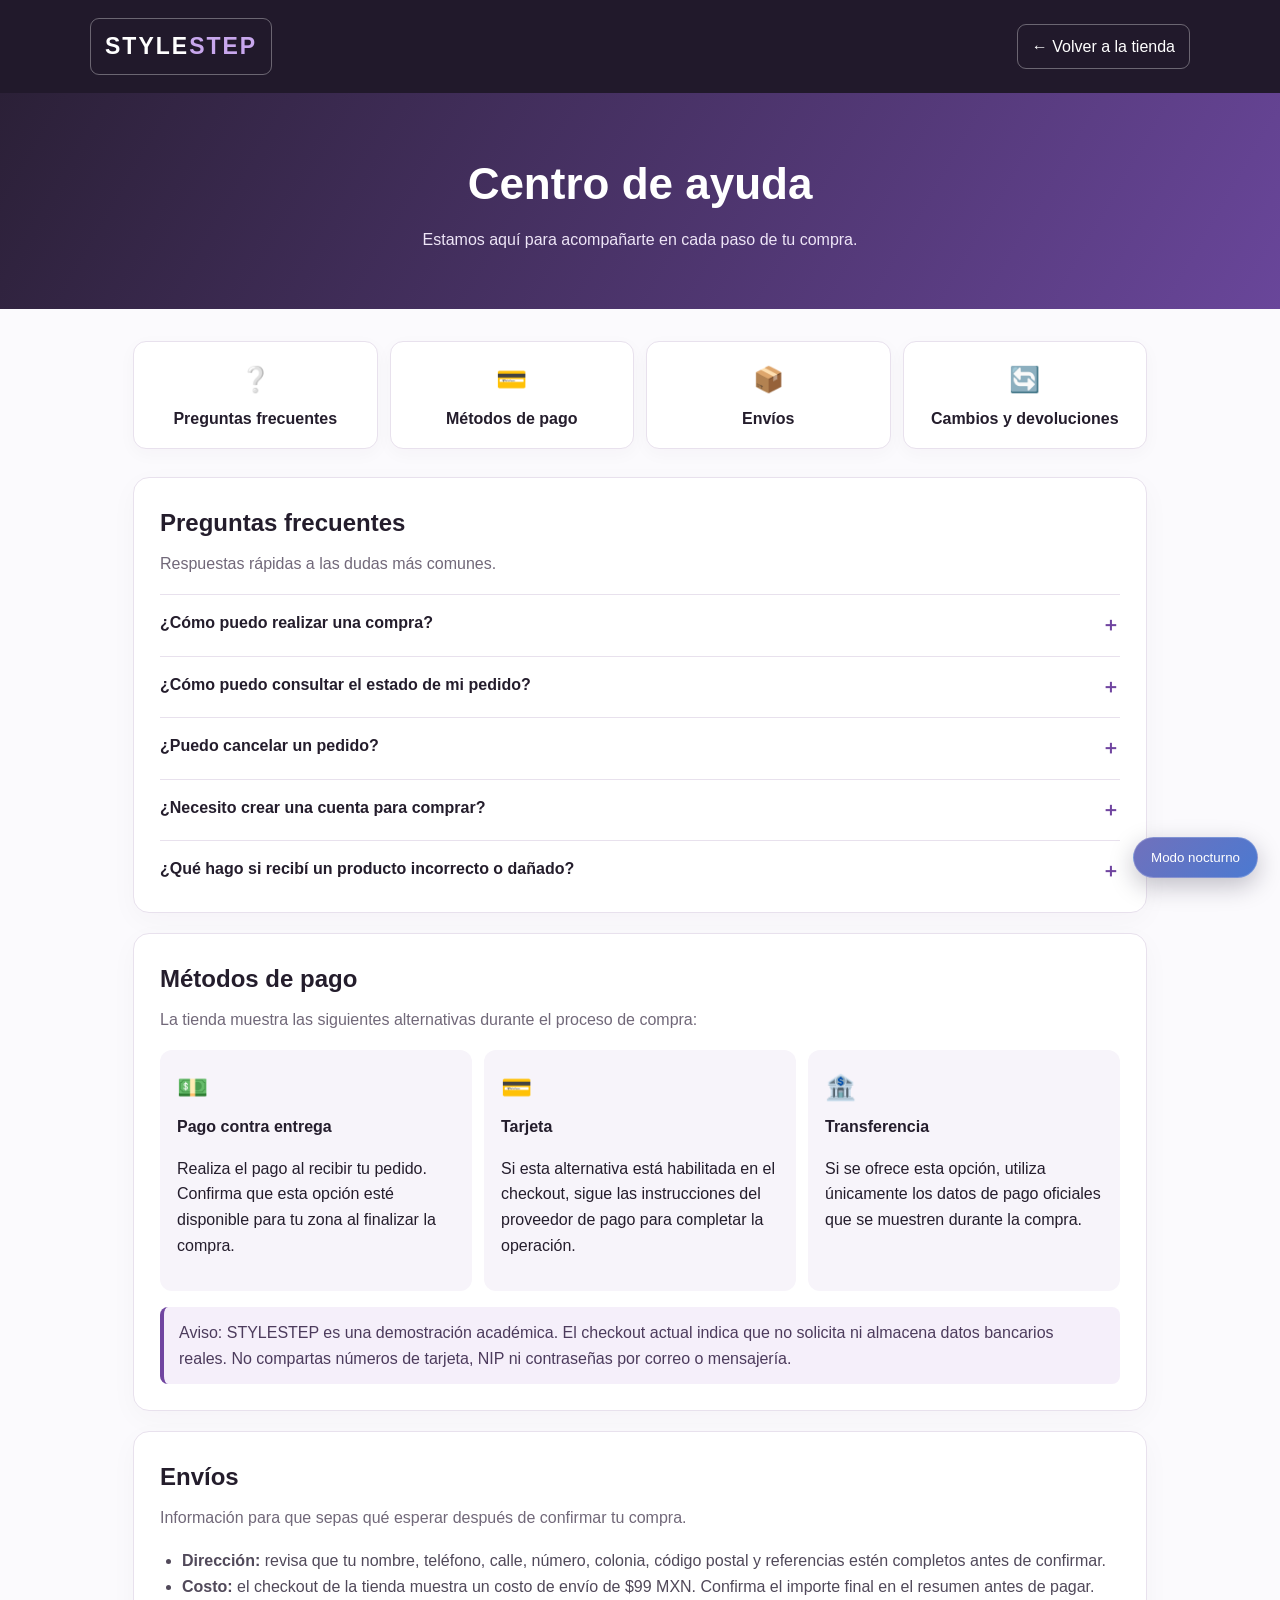
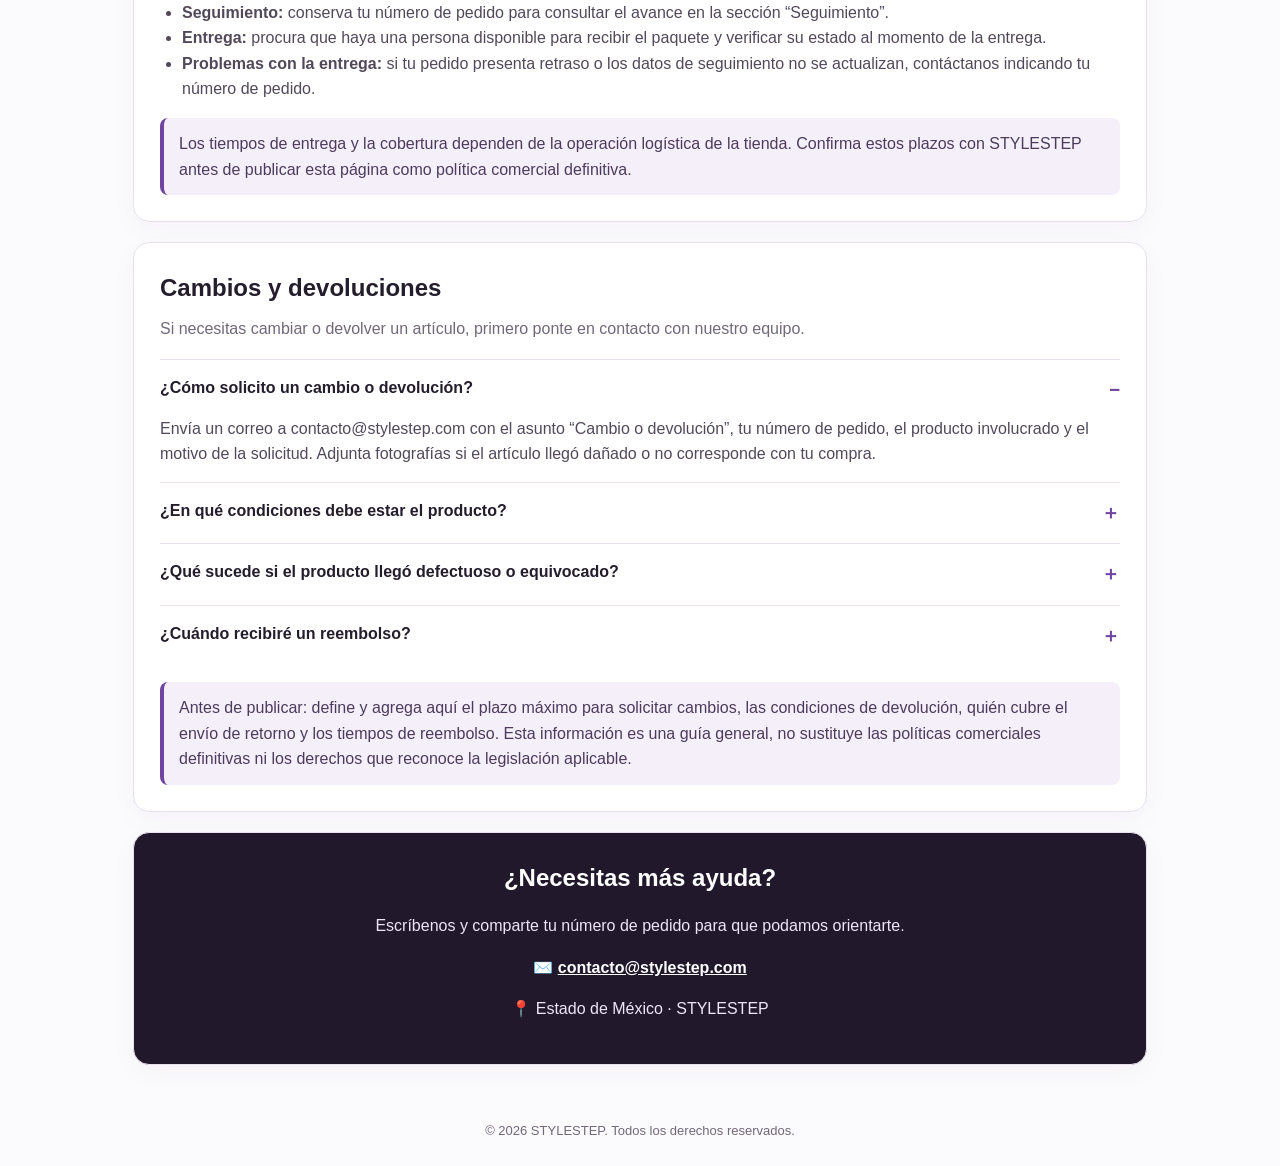
<file: ayuda.html>
<!doctype html>
<html lang="es">
<head>
<meta charset="utf-8">
<meta name="viewport" content="width=device-width, initial-scale=1">
<meta name="description" content="Centro de ayuda de STYLESTEP: preguntas frecuentes, pagos, envíos, cambios y devoluciones.">
<title>Centro de ayuda | STYLESTEP</title>
<style>
:root{--ink:#241d2c;--purple:#7045a0;--pale:#f7f4fa;--line:#e8e1ed;--muted:#716879}
*{box-sizing:border-box}html{scroll-behavior:smooth;scroll-padding-top:90px}body{margin:0;background:#fbfafd;color:var(--ink);font-family:Arial,sans-serif;line-height:1.6}
header{background:#21192b;color:white;padding:18px max(5%,calc((100% - 1100px)/2));display:flex;justify-content:space-between;align-items:center;gap:16px}
.brand{font-size:23px;font-weight:800;letter-spacing:2px}.brand span{color:#c8a7ed}header a{color:white;text-decoration:none;border:1px solid #ffffff55;border-radius:9px;padding:9px 14px}
.hero{background:linear-gradient(120deg,#2b2037,#69469a);color:white;padding:56px 20px;text-align:center}.hero h1{font-size:clamp(30px,5vw,44px);margin:0 0 8px}.hero p{margin:0;color:#eee5f7}
main{max-width:1050px;margin:32px auto;padding:0 18px}.quick{display:grid;grid-template-columns:repeat(4,1fr);gap:12px;margin-bottom:28px}
.quick a{background:white;border:1px solid var(--line);border-radius:13px;padding:17px 12px;text-decoration:none;color:var(--ink);font-weight:700;text-align:center;box-shadow:0 5px 18px #30203a08}.quick a span{display:block;font-size:25px;margin-bottom:7px}
section{background:white;border:1px solid var(--line);border-radius:16px;padding:26px;margin:20px 0;box-shadow:0 8px 28px #30203a08}
h2{margin:0 0 8px;font-size:24px}h3{font-size:17px;margin:0 0 7px}.intro{color:var(--muted);margin:0 0 18px}
details{border-top:1px solid var(--line);padding:15px 0}details:last-child{padding-bottom:0}summary{font-weight:700;cursor:pointer;list-style:none;display:flex;justify-content:space-between;gap:12px}summary::-webkit-details-marker{display:none}summary:after{content:"＋";color:var(--purple);font-size:19px}details[open] summary:after{content:"−"}details p{margin:10px 0 0;color:#51495a}
.payments{display:grid;grid-template-columns:repeat(3,1fr);gap:12px}.payment{background:var(--pale);padding:17px;border-radius:12px}.payment b{display:block;margin:7px 0}.emoji{font-size:25px}
.notice{background:#f5effa;border-left:4px solid var(--purple);padding:13px 15px;border-radius:8px;margin-top:16px;color:#4c3b5c}
ul{padding-left:22px;color:#51495a}.contact{background:#21192b;color:white;text-align:center}.contact p{color:#eee5f7}.contact a{color:white;font-weight:700}
footer{text-align:center;color:var(--muted);font-size:13px;padding:24px}
@media(max-width:720px){.quick{grid-template-columns:repeat(2,1fr)}.payments{grid-template-columns:1fr}section{padding:20px}.hero{padding:42px 18px}}
</style>
    <link rel="stylesheet" href="tema-nocturno.css">
</head>
<body>
<header><a class="brand" href="index.html">STYLE<span>STEP</span></a><a href="index.html">← Volver a la tienda</a></header>
<div class="hero"><h1>Centro de ayuda</h1><p>Estamos aquí para acompañarte en cada paso de tu compra.</p></div>
<main>
<nav class="quick" aria-label="Temas de ayuda">
<a href="#preguntas-frecuentes"><span>❔</span>Preguntas frecuentes</a>
<a href="#metodos-de-pago"><span>💳</span>Métodos de pago</a>
<a href="#envios"><span>📦</span>Envíos</a>
<a href="#cambios-devoluciones"><span>🔄</span>Cambios y devoluciones</a>
</nav>

<section id="preguntas-frecuentes">
<h2>Preguntas frecuentes</h2><p class="intro">Respuestas rápidas a las dudas más comunes.</p>
<details><summary>¿Cómo puedo realizar una compra?</summary><p>Explora el catálogo, elige tus productos y agrégalos al carrito. Después selecciona “Continuar compra”, completa tus datos de entrega y confirma el pedido. Al finalizar verás la confirmación y el número de pedido.</p></details>
<details><summary>¿Cómo puedo consultar el estado de mi pedido?</summary><p>Entra a la opción de seguimiento de la tienda e ingresa el número de pedido que aparece en la confirmación de compra. Si creaste una cuenta, también puedes consultar tus compras desde “Mi cuenta”.</p></details>
<details><summary>¿Puedo cancelar un pedido?</summary><p>La cancelación está disponible desde “Mi cuenta” mientras el pedido conserve el estado “Registrado”. Si ya está en preparación o envío, comunícate con atención al cliente para revisar las opciones disponibles.</p></details>
<details><summary>¿Necesito crear una cuenta para comprar?</summary><p>Consulta las opciones disponibles en la tienda. Crear una cuenta te permite revisar tus datos y consultar el historial de pedidos asociado a tu correo.</p></details>
<details><summary>¿Qué hago si recibí un producto incorrecto o dañado?</summary><p>Escríbenos a contacto@stylestep.com con tu número de pedido, una descripción del problema y fotografías del producto y su empaque. No envíes datos bancarios ni contraseñas.</p></details>
</section>

<section id="metodos-de-pago">
<h2>Métodos de pago</h2><p class="intro">La tienda muestra las siguientes alternativas durante el proceso de compra:</p>
<div class="payments">
<div class="payment"><span class="emoji">💵</span><b>Pago contra entrega</b><p>Realiza el pago al recibir tu pedido. Confirma que esta opción esté disponible para tu zona al finalizar la compra.</p></div>
<div class="payment"><span class="emoji">💳</span><b>Tarjeta</b><p>Si esta alternativa está habilitada en el checkout, sigue las instrucciones del proveedor de pago para completar la operación.</p></div>
<div class="payment"><span class="emoji">🏦</span><b>Transferencia</b><p>Si se ofrece esta opción, utiliza únicamente los datos de pago oficiales que se muestren durante la compra.</p></div>
</div>
<div class="notice">Aviso: STYLESTEP es una demostración académica. El checkout actual indica que no solicita ni almacena datos bancarios reales. No compartas números de tarjeta, NIP ni contraseñas por correo o mensajería.</div>
</section>

<section id="envios">
<h2>Envíos</h2><p class="intro">Información para que sepas qué esperar después de confirmar tu compra.</p>
<ul>
<li><b>Dirección:</b> revisa que tu nombre, teléfono, calle, número, colonia, código postal y referencias estén completos antes de confirmar.</li>
<li><b>Costo:</b> el checkout de la tienda muestra un costo de envío de $99 MXN. Confirma el importe final en el resumen antes de pagar.</li>
<li><b>Seguimiento:</b> conserva tu número de pedido para consultar el avance en la sección “Seguimiento”.</li>
<li><b>Entrega:</b> procura que haya una persona disponible para recibir el paquete y verificar su estado al momento de la entrega.</li>
<li><b>Problemas con la entrega:</b> si tu pedido presenta retraso o los datos de seguimiento no se actualizan, contáctanos indicando tu número de pedido.</li>
</ul>
<div class="notice">Los tiempos de entrega y la cobertura dependen de la operación logística de la tienda. Confirma estos plazos con STYLESTEP antes de publicar esta página como política comercial definitiva.</div>
</section>

<section id="cambios-devoluciones">
<h2>Cambios y devoluciones</h2><p class="intro">Si necesitas cambiar o devolver un artículo, primero ponte en contacto con nuestro equipo.</p>
<details open><summary>¿Cómo solicito un cambio o devolución?</summary><p>Envía un correo a contacto@stylestep.com con el asunto “Cambio o devolución”, tu número de pedido, el producto involucrado y el motivo de la solicitud. Adjunta fotografías si el artículo llegó dañado o no corresponde con tu compra.</p></details>
<details><summary>¿En qué condiciones debe estar el producto?</summary><p>Como referencia, conserva el calzado sin uso, limpio, con etiquetas y en su caja o empaque original. El equipo de atención confirmará si cumple las condiciones aplicables antes de autorizar el proceso.</p></details>
<details><summary>¿Qué sucede si el producto llegó defectuoso o equivocado?</summary><p>Repórtalo lo antes posible después de recibirlo. Incluye evidencia fotográfica y el número de pedido para que podamos revisar el caso y orientarte.</p></details>
<details><summary>¿Cuándo recibiré un reembolso?</summary><p>Cuando una devolución sea aprobada, el equipo te informará el procedimiento y el plazo correspondiente según el método de pago utilizado. No se procesan reembolsos desde esta página de demostración.</p></details>
<div class="notice">Antes de publicar: define y agrega aquí el plazo máximo para solicitar cambios, las condiciones de devolución, quién cubre el envío de retorno y los tiempos de reembolso. Esta información es una guía general, no sustituye las políticas comerciales definitivas ni los derechos que reconoce la legislación aplicable.</div>
</section>

<section class="contact" id="contacto"><h2>¿Necesitas más ayuda?</h2><p>Escríbenos y comparte tu número de pedido para que podamos orientarte.</p><p>✉️ <a href="mailto:contacto@stylestep.com">contacto@stylestep.com</a></p><p>📍 Estado de México · STYLESTEP</p></section>
</main>
<footer>© 2026 STYLESTEP. Todos los derechos reservados.</footer>
    <script src="tema-nocturno.js"></script>
</body></html>
</file>
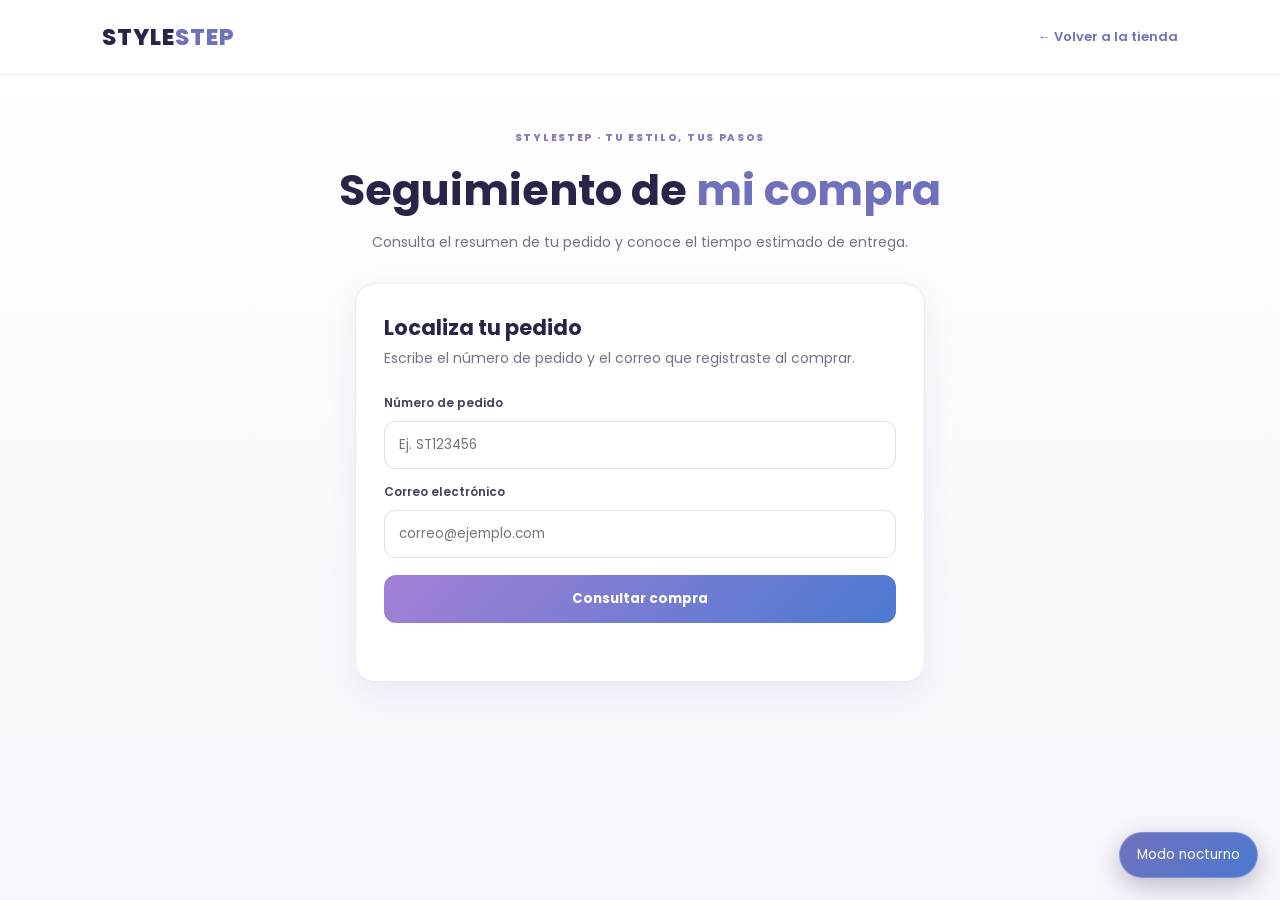
<file: seguimiento.html>
<!DOCTYPE html>
<html lang="es">
<head>
  <meta charset="UTF-8">
  <meta name="viewport" content="width=device-width, initial-scale=1.0">
  <title>Seguimiento de compra | STYLESTEP</title>
  <link rel="preconnect" href="https://fonts.googleapis.com">
  <link rel="preconnect" href="https://fonts.gstatic.com" crossorigin>
  <link href="https://fonts.googleapis.com/css2?family=Poppins:wght@400;500;600;700;800&display=swap" rel="stylesheet">
  <link rel="stylesheet" href="style.css">
  <link rel="stylesheet" href="seguimiento.css">
    <link rel="stylesheet" href="tema-nocturno.css">
</head>
<body class="tracking-body">
  <header class="tracking-header">
    <a class="tracking-logo" href="index.html">STYLE<span>STEP</span></a>
    <a class="tracking-back" href="index.html">← Volver a la tienda</a>
  </header>

  <main class="tracking-main">
    <section class="tracking-intro">
      <span class="tracking-kicker">STYLESTEP · TU ESTILO, TUS PASOS</span>
      <h1>Seguimiento de <span>mi compra</span></h1>
      <p>Consulta el resumen de tu pedido y conoce el tiempo estimado de entrega.</p>
    </section>

    <section class="tracking-search">
      <h2>Localiza tu pedido</h2>
      <p>Escribe el número de pedido y el correo que registraste al comprar.</p>
      <form id="formSeguimiento">
        <label for="numeroPedido">Número de pedido</label>
        <input id="numeroPedido" type="text" placeholder="Ej. ST123456" required>
        <label for="correoPedido">Correo electrónico</label>
        <input id="correoPedido" type="email" placeholder="correo@ejemplo.com" required>
        <button type="submit">Consultar compra</button>
      </form>
      <p class="tracking-hint" id="mensajeBusqueda" role="status"></p>
    </section>

    <section id="resultadoPedido" class="tracking-result" hidden>
      <div class="tracking-order-head">
        <div><span class="muted-label">NÚMERO DE PEDIDO</span><h2 id="pedidoNumero"></h2></div>
        <span id="estadoEtiqueta" class="status-pill">Registrado</span>
      </div>

      <div class="tracking-delivery">
        <div class="delivery-icon">📦</div>
        <div><span class="muted-label">ENTREGA ESTIMADA</span><strong id="fechaEntrega"></strong><p id="tiempoRestante"></p></div>
      </div>

      <div class="tracking-timeline">
        <div class="timeline-step active"><span>✓</span><div><strong>Pedido registrado</strong><small>Recibimos tu compra correctamente.</small></div></div>
        <div class="timeline-step"><span>2</span><div><strong>Preparando pedido</strong><small>Estamos preparando tus productos.</small></div></div>
        <div class="timeline-step"><span>3</span><div><strong>En camino</strong><small>Tu pedido salió para entrega.</small></div></div>
        <div class="timeline-step"><span>4</span><div><strong>Entregado</strong><small>¡Disfruta tu compra!</small></div></div>
      </div>

      <div class="tracking-columns">
        <div class="tracking-panel">
          <h3>Productos de tu compra</h3>
          <div id="listaProductos"></div>
        </div>
        <div class="tracking-panel">
          <h3>Resumen del pedido</h3>
          <div class="tracking-customer" id="datosCliente"></div>
          <div class="price-line"><span>Subtotal</span><strong id="resumenSubtotal"></strong></div>
          <div class="price-line"><span>Envío</span><strong id="resumenEnvio"></strong></div>
          <div class="price-line"><span>Descuento</span><strong id="resumenDescuento"></strong></div>
          <div class="price-line total-line"><span>Total pagado</span><strong id="resumenTotal"></strong></div>
        </div>
      </div>
      <p class="tracking-disclaimer">El plazo mostrado es estimado y puede variar. Para esta versión de demostración, el seguimiento se guarda en el navegador donde se realizó la compra.</p>
    </section>
  </main>
  <script src="seguimiento.js"></script>
    <script src="tema-nocturno.js"></script>
</body>
</html>
</file>
<file: tema-nocturno.css>
/* Modo nocturno compartido de STYLESTEP */
body.dark-mode {
    background: #171521 !important;
    color: #e9e5f0 !important;
    color-scheme: dark;
}
body.dark-mode :is(header, main, section, article, aside, nav, footer, .card,
    .product-card, .cart-sidebar, .checkout-container, .checkout-resumen,
    .tracking-search, .tracking-result, .quick a, .pedido-cuenta,
    .compra-exitosa, .admin-card, .panel, .form-card, .table-wrap) {
    background-color: #242132 !important;
    color: #e9e5f0 !important;
    border-color: #40394f !important;
}
body.dark-mode :is(h1,h2,h3,h4,h5,h6,strong,label, p, li, small, td, th, dt, dd) {
    color: inherit;
}
body.dark-mode :is(a:not(.cart-btn), .menu a, .tracking-back) {
    color: #d6c2f4;
}
body.dark-mode :is(input, select, textarea) {
    background: #302b40 !important;
    color: #f4f0fa !important;
    border-color: #554b68 !important;
}
body.dark-mode input::placeholder,
body.dark-mode textarea::placeholder { color: #b6adc3; }
body.dark-mode :is(.cart-product, .checkout-producto, .numero-pedido,
    .checkout-resumen, .tracking-order, .tracking-item, .pedido-cuenta,
    .empty-cart, .cart-product-image) {
    background-color: #302b40 !important;
    color: #e9e5f0 !important;
}
body.dark-mode :is(.header, .tracking-header) {
    background: rgba(31, 27, 43, .96) !important;
    border-color: #40394f !important;
}
body.dark-mode .hero { filter: brightness(.78); }
body.dark-mode footer { background-color: #171521 !important; color: #d4cddd !important; }
body.dark-mode :is(table, tr, td, th) { border-color: #494158 !important; }
body.dark-mode .tracking-body { background: #171521 !important; }
#themeToggle {
    position: fixed;
    right: 22px;
    bottom: 22px;
    z-index: 20000;
    display: inline-flex;
    align-items: center;
    gap: 9px;
    padding: 12px 17px;
    border: 1px solid rgba(255,255,255,.22);
    border-radius: 999px;
    background: linear-gradient(135deg, #7071bc, #4b79d1);
    color: #fff;
    font: 600 13px/1.2 inherit;
    font-family: inherit;
    box-shadow: 0 8px 24px rgba(20, 15, 40, .25);
    cursor: pointer;
    transition: transform .2s ease, box-shadow .2s ease;
}
#themeToggle:hover { transform: translateY(-2px); box-shadow: 0 11px 28px rgba(20,15,40,.32); }
#themeToggle:focus-visible { outline: 3px solid #e2a3d8; outline-offset: 3px; }
@media (max-width: 550px) {
    #themeToggle { right: 14px; bottom: 14px; padding: 11px 14px; }
}
</file>
<file: style.css>
/* =====================================================
   STYLESTEP
   PALETA PRINCIPAL
===================================================== */

:root {

    --color-1: #E2A3D8;
    --color-2: #C086CE;
    --color-3: #A480D5;
    --color-4: #7071BC;
    --color-5: #4B79D1;

    --dark: #292548;
    --text: #45415d;
    --white: #ffffff;
    --light: #f8f5fc;

    --shadow: 0 15px 40px rgba(75, 65, 150, .15);

    --radius: 20px;

}


/* =====================================================
   GENERAL
===================================================== */

* {
    margin: 0;
    padding: 0;
    box-sizing: border-box;
}

html {
    scroll-behavior: smooth;
}

body {

    font-family: 'Poppins', sans-serif;

    background:
        linear-gradient(
            180deg,
            #ffffff 0%,
            #faf7fd 100%
        );

    color: var(--text);

}

button,
input,
select {
    font-family: inherit;
}

button {
    cursor: pointer;
}

a {
    text-decoration: none;
    color: inherit;
}


/* =====================================================
   HEADER
===================================================== */

.header {

    position: sticky;
    top: 0;
    z-index: 1000;

    width: 100%;

    display: flex;
    align-items: center;
    justify-content: space-between;

    padding: 16px 6%;

    background: rgba(255,255,255,.94);

    backdrop-filter: blur(15px);

    border-bottom: 1px solid rgba(192,134,206,.15);

}

.logo {

    display: flex;
    align-items: center;
    gap: 10px;

}

.logo-icon {

    width: 48px;
    height: 48px;

    display: flex;
    align-items: center;
    justify-content: center;

    background:
        linear-gradient(
            135deg,
            var(--color-1),
            var(--color-4)
        );

    border-radius: 15px;

    font-size: 25px;

    box-shadow:
        0 8px 20px rgba(112,113,188,.25);

}

.logo h1 {

    font-size: 20px;

    color: var(--dark);

    font-weight: 800;

    letter-spacing: 1px;

}

.logo h1 span {
    color: var(--color-4);
}

.logo small {

    display: block;

    font-size: 8px;

    color: var(--color-4);

    letter-spacing: 2px;

}

.menu {

    display: flex;
    gap: 30px;

}

.menu a {

    font-size: 13px;

    font-weight: 500;

    color: var(--text);

    position: relative;

    transition: .3s;

}

.menu a::after {

    content: "";

    position: absolute;

    bottom: -7px;
    left: 0;

    width: 0;
    height: 2px;

    background:
        linear-gradient(
            90deg,
            var(--color-2),
            var(--color-5)
        );

    transition: .3s;

}

.menu a:hover {

    color: var(--color-4);

}

.menu a:hover::after {

    width: 100%;

}


.header-actions {

    display: flex;
    align-items: center;
    gap: 8px;

}

.icon-btn {

    position: relative;

    border: none;

    background: #f6f2fa;

    width: 42px;
    height: 42px;

    border-radius: 13px;

    font-size: 17px;

    transition: .3s;

}

.icon-btn:hover {

    background: var(--color-1);

    transform: translateY(-2px);

}

.icon-btn span {

    position: absolute;

    top: -5px;
    right: -5px;

    background: var(--color-5);

    color: white;

    font-size: 9px;

    width: 17px;
    height: 17px;

    display: flex;
    align-items: center;
    justify-content: center;

    border-radius: 50%;

}

.cart-btn {

    border: none;

    padding: 12px 18px;

    border-radius: 14px;

    background:
        linear-gradient(
            135deg,
            var(--color-4),
            var(--color-5)
        );

    color: white;

    display: flex;
    align-items: center;
    gap: 8px;

    font-weight: 600;

    box-shadow:
        0 8px 20px rgba(75,121,209,.25);

    transition: .3s;

}

.cart-btn:hover {

    transform: translateY(-3px);

    box-shadow:
        0 12px 25px rgba(75,121,209,.35);

}

.cart-btn b {

    background: white;

    color: var(--color-5);

    width: 20px;
    height: 20px;

    display: flex;
    align-items: center;
    justify-content: center;

    border-radius: 50%;

    font-size: 10px;

}


/* =====================================================
   HERO
===================================================== */

.hero {

    min-height: 680px;

    display: flex;

    align-items: center;

    justify-content: space-between;

    padding: 70px 8%;

    position: relative;

    overflow: hidden;

    background:

        radial-gradient(
            circle at 80% 20%,
            rgba(226,163,216,.35),
            transparent 35%
        ),

        radial-gradient(
            circle at 20% 90%,
            rgba(75,121,209,.15),
            transparent 35%
        );

}

.hero-content {

    max-width: 620px;

    position: relative;

    z-index: 2;

}

.hero-tag {

    display: inline-block;

    padding: 8px 16px;

    background: rgba(226,163,216,.25);

    color: var(--color-4);

    border-radius: 30px;

    font-size: 11px;

    font-weight: 700;

    letter-spacing: 1px;

    margin-bottom: 20px;

}

.hero h2 {

    font-size: clamp(42px, 5vw, 72px);

    line-height: 1.05;

    color: var(--dark);

    margin-bottom: 25px;

}

.hero h2 span {

    display: block;

    background:

        linear-gradient(
            90deg,
            var(--color-2),
            var(--color-4),
            var(--color-5)
        );

    -webkit-background-clip: text;

    background-clip: text;

    color: transparent;

}

.hero p {

    max-width: 550px;

    line-height: 1.8;

    font-size: 15px;

    color: #716d82;

    margin-bottom: 30px;

}

.hero-buttons {

    display: flex;
    gap: 12px;

}

.btn-primary {

    display: inline-flex;

    align-items: center;
    justify-content: center;

    padding: 14px 24px;

    border: none;

    border-radius: 14px;

    color: white;

    font-weight: 600;

    background:

        linear-gradient(
            135deg,
            var(--color-3),
            var(--color-5)
        );

    box-shadow:
        0 10px 25px rgba(112,113,188,.3);

    transition: .3s;

}

.btn-primary:hover {

    transform: translateY(-3px);

}

.btn-secondary {

    display: inline-flex;

    align-items: center;

    padding: 14px 24px;

    border-radius: 14px;

    color: var(--color-4);

    background: white;

    border: 1px solid var(--color-1);

    font-weight: 600;

    transition: .3s;

}

.btn-secondary:hover {

    background: var(--color-1);

    color: var(--dark);

}

.hero-info {

    display: flex;

    gap: 35px;

    margin-top: 45px;

}

.hero-info div {

    display: flex;

    flex-direction: column;

}

.hero-info strong {

    font-size: 24px;

    color: var(--color-4);

}

.hero-info span {

    font-size: 11px;

    color: #858096;

}


/* HERO IMAGE */

.hero-image {

    width: 470px;
    height: 470px;

    position: relative;

    display: flex;

    align-items: center;
    justify-content: center;

}

.circle {

    position: absolute;

    border-radius: 50%;

}

.circle-one {

    width: 420px;
    height: 420px;

    background:

        linear-gradient(
            135deg,
            rgba(226,163,216,.7),
            rgba(75,121,209,.65)
        );

}

.circle-two {

    width: 330px;
    height: 330px;

    background: rgba(255,255,255,.35);

    backdrop-filter: blur(5px);

}

.shoe-card {

    position: relative;

    z-index: 5;

    width: 310px;

    background: rgba(255,255,255,.9);

    padding: 25px;

    border-radius: 30px;

    box-shadow:
        0 30px 70px rgba(60,50,130,.25);

    transform: rotate(-5deg);

}

.shoe-placeholder {

    height: 230px;

    display: flex;

    align-items: center;
    justify-content: center;

    font-size: 150px;

    background:
        linear-gradient(
            135deg,
            #f5e5f5,
            #e4e4fa
        );

    border-radius: 22px;

}

.floating-tag {

    position: absolute;

    top: 20px;
    right: -15px;

    background:
        linear-gradient(
            135deg,
            var(--color-2),
            var(--color-4)
        );

    color: white;

    padding: 8px 15px;

    border-radius: 20px;

    font-size: 10px;

    font-weight: 700;

    z-index: 10;

}

.shoe-info {

    padding-top: 18px;

}

.shoe-info small {

    color: var(--color-4);

    font-size: 9px;

    letter-spacing: 2px;

}

.shoe-info h3 {

    color: var(--dark);

    margin: 5px 0;

}

.shoe-info p {

    margin: 0;

}

.shoe-info strong {

    color: var(--color-5);

}


/* =====================================================
   SECCIONES
===================================================== */

.categories,
.catalog-section,
.about-section {

    padding: 90px 8%;

}

.section-title {

    text-align: center;

    margin-bottom: 40px;

}

.section-title > span,
.section-heading span,
.about-content > span,
.newsletter span {

    color: var(--color-4);

    font-size: 10px;

    font-weight: 800;

    letter-spacing: 2px;

}

.section-title h2,
.section-heading h2,
.about-content h2 {

    font-size: 38px;

    color: var(--dark);

    margin-top: 8px;

}

.section-title strong,
.section-heading strong,
.about-content strong {

    color: var(--color-4);

}


/* =====================================================
   CATEGORIAS
===================================================== */

.category-grid {

    display: grid;

    grid-template-columns:
        repeat(3, 1fr);

    gap: 25px;

}

.category-card {

    border: none;

    text-align: left;

    padding: 30px;

    border-radius: 25px;

    position: relative;

    overflow: hidden;

    transition: .35s;

    color: var(--dark);

}

.category-card:hover {

    transform: translateY(-8px);

    box-shadow: var(--shadow);

}

.category-pink {

    background:
        linear-gradient(
            135deg,
            #f9dff5,
            #e9b9e1
        );

}

.category-purple {

    background:
        linear-gradient(
            135deg,
            #eadff7,
            #c6b1e8
        );

}

.category-blue {

    background:
        linear-gradient(
            135deg,
            #dfe8fa,
            #a9c4ef
        );

}

.category-icon {

    font-size: 55px;

    margin-bottom: 20px;

}

.category-card h3 {

    font-size: 24px;

    margin-bottom: 5px;

}

.category-card p {

    font-size: 13px;

    color: #655f78;

}

.category-card span {

    display: block;

    margin-top: 25px;

    font-size: 12px;

    font-weight: 700;

}


/* =====================================================
   CATALOGO
===================================================== */

.catalog-section {

    background: #fbf9fd;

}

.section-heading {

    display: flex;

    align-items: end;

    justify-content: space-between;

    gap: 30px;

    margin-bottom: 40px;

}

.catalog-tools {

    display: flex;

    gap: 10px;

}

.search-box {

    display: flex;

    align-items: center;

    gap: 8px;

    background: white;

    border: 1px solid #ebe3f2;

    border-radius: 13px;

    padding: 0 12px;

}

.search-box input {

    border: none;

    outline: none;

    padding: 12px 5px;

    width: 190px;

}

.catalog-tools select {

    border: 1px solid #ebe3f2;

    background: white;

    border-radius: 13px;

    padding: 0 15px;

    color: var(--text);

    outline: none;

}

.products-grid {

    display: grid;

    grid-template-columns:
        repeat(4, 1fr);

    gap: 22px;

}

.product-card {

    background: white;

    border-radius: 20px;

    overflow: hidden;

    position: relative;

    border: 1px solid #eee8f4;

    transition: .35s;

}

.product-card:hover {

    transform: translateY(-7px);

    box-shadow: var(--shadow);

}

.product-image {

    height: 220px;

    display: flex;

    align-items: center;
    justify-content: center;

    background:
        linear-gradient(
            135deg,
            #f5e5f4,
            #e8e8fa
        );

    font-size: 90px;

    position: relative;

}

.product-favorite {

    position: absolute;

    top: 12px;
    right: 12px;

    width: 34px;
    height: 34px;

    border: none;

    background: white;

    border-radius: 50%;

    font-size: 18px;

    box-shadow: 0 4px 15px rgba(0,0,0,.08);

}

.product-favorite.active {

    color: #c35dba;

}

.product-category {

    position: absolute;

    top: 12px;
    left: 12px;

    background: rgba(255,255,255,.9);

    padding: 5px 9px;

    border-radius: 10px;

    font-size: 9px;

    font-weight: 700;

    color: var(--color-4);

}

.product-content {

    padding: 18px;

}

.product-content h3 {

    color: var(--dark);

    font-size: 15px;

    margin-bottom: 5px;

}

.product-description {

    color: #8b8699;

    font-size: 10px;

    margin-bottom: 10px;

}

.product-meta {

    display: flex;

    justify-content: space-between;

    align-items: center;

    margin-bottom: 14px;

}

.product-price {

    color: var(--color-4);

    font-size: 20px;

    font-weight: 800;

}

.stock {

    font-size: 9px;

    color: #777;

}

.add-cart {

    width: 100%;

    padding: 11px;

    border: none;

    border-radius: 11px;

    background:

        linear-gradient(
            135deg,
            var(--color-3),
            var(--color-5)
        );

    color: white;

    font-size: 11px;

    font-weight: 700;

    transition: .3s;

}

.add-cart:hover {

    transform: translateY(-2px);

}


/* =====================================================
   PROMOCION
===================================================== */

.promo-section {

    margin: 70px 8%;

    min-height: 330px;

    border-radius: 30px;

    padding: 50px 70px;

    display: flex;

    align-items: center;

    justify-content: space-between;

    overflow: hidden;

    position: relative;

    color: white;

    background:

        linear-gradient(
            120deg,
            var(--color-2),
            var(--color-4),
            var(--color-5)
        );

    box-shadow:
        0 25px 60px rgba(75,121,209,.25);

}

.promo-content {

    position: relative;

    z-index: 2;

}

.promo-content > span {

    font-size: 10px;

    font-weight: 800;

    letter-spacing: 2px;

}

.promo-content h2 {

    font-size: 40px;

    max-width: 500px;

    line-height: 1.15;

    margin: 12px 0;

}

.promo-content h2 strong {

    display: block;

}

.promo-content p {

    font-size: 13px;

    margin-bottom: 18px;

}

.promo-code {

    display: inline-block;

    background: rgba(255,255,255,.2);

    border: 1px dashed rgba(255,255,255,.7);

    padding: 10px 20px;

    border-radius: 10px;

    letter-spacing: 3px;

    font-weight: 800;

    margin-bottom: 15px;

}

.btn-white {

    display: block;

    border: none;

    background: white;

    color: var(--color-4);

    padding: 11px 18px;

    border-radius: 10px;

    font-weight: 700;

}

.promo-shape {

    font-size: 200px;

    transform: rotate(-15deg);

    opacity: .9;

    position: relative;

    z-index: 2;

}


/* =====================================================
   NOSOTROS
===================================================== */

.about-section {

    display: grid;

    grid-template-columns:
        1fr 1fr;

    align-items: center;

    gap: 70px;

}

.about-image {

    height: 450px;

    display: flex;

    align-items: center;

    justify-content: center;

    background:
        linear-gradient(
            135deg,
            #f3d9ef,
            #d8d9f4
        );

    border-radius: 35px;

}

.about-circle {

    width: 270px;
    height: 270px;

    border-radius: 50%;

    display: flex;
    align-items: center;
    justify-content: center;

    font-size: 130px;

    background: white;

    box-shadow: var(--shadow);

}

.about-content h2 {

    font-size: 40px;

    line-height: 1.2;

    margin: 15px 0;

}

.about-content > p {

    font-size: 13px;

    line-height: 1.8;

    color: #777286;

    margin-bottom: 15px;

}

.about-features {

    margin-top: 25px;

}

.about-features div {

    display: flex;

    gap: 12px;

    margin-bottom: 15px;

}

.about-features > div > span {

    width: 25px;
    height: 25px;

    display: flex;
    align-items: center;
    justify-content: center;

    border-radius: 50%;

    color: white;

    background:
        linear-gradient(
            135deg,
            var(--color-3),
            var(--color-5)
        );

    font-size: 11px;

}

.about-features p {

    font-size: 11px;

}

.about-features strong {

    display: block;

    color: var(--dark);

}


/* =====================================================
   NEWSLETTER
===================================================== */

.newsletter {

    margin: 30px 8% 80px;

    padding: 45px;

    border-radius: 25px;

    display: flex;

    align-items: center;

    justify-content: space-between;

    gap: 30px;

    background:

        linear-gradient(
            135deg,
            #f7e5f4,
            #e9eafa
        );

}

.newsletter h2 {

    color: var(--dark);

    margin: 5px 0;

}

.newsletter p {

    font-size: 12px;

    color: #777286;

}

.newsletter form {

    display: flex;

    background: white;

    border-radius: 13px;

    padding: 5px;

    min-width: 390px;

}

.newsletter input {

    flex: 1;

    border: none;

    outline: none;

    padding: 10px;

}

.newsletter button {

    border: none;

    color: white;

    background:

        linear-gradient(
            135deg,
            var(--color-3),
            var(--color-5)
        );

    border-radius: 10px;

    padding: 10px 18px;

    font-weight: 600;

}


/* =====================================================
   FOOTER
===================================================== */

footer {

    background: var(--dark);

    color: white;

}

.footer-main {

    padding: 60px 8%;

    display: grid;

    grid-template-columns:
        2fr 1fr 1fr 1.3fr;

    gap: 50px;

}

.footer-brand > p {

    color: #bcb8cf;

    font-size: 11px;

    line-height: 1.8;

    max-width: 280px;

    margin: 20px 0;

}

.footer-logo h1 {

    color: white;

}

.footer-column {

    display: flex;

    flex-direction: column;

    gap: 10px;

}

.footer-column h3 {

    font-size: 14px;

    margin-bottom: 8px;

}

.footer-column a,
.footer-column p {

    color: #aaa6bd;

    font-size: 11px;

}

.footer-column a:hover {

    color: var(--color-1);

}

.socials {

    display: flex;

    gap: 8px;

}

.socials a {

    width: 32px;
    height: 32px;

    display: flex;

    align-items: center;
    justify-content: center;

    border-radius: 10px;

    background: rgba(255,255,255,.1);

    transition: .3s;

}

.socials a:hover {

    background: var(--color-4);

}

.footer-bottom {

    border-top: 1px solid rgba(255,255,255,.1);

    padding: 18px 8%;

    display: flex;

    justify-content: space-between;

    color: #858196;

    font-size: 9px;

}


/* =====================================================
   CARRITO
===================================================== */

.overlay {

    position: fixed;

    inset: 0;

    background: rgba(25,20,50,.45);

    backdrop-filter: blur(4px);

    z-index: 1500;

    opacity: 0;

    visibility: hidden;

    transition: .3s;

}

.overlay.active {

    opacity: 1;

    visibility: visible;

}

.cart-sidebar {

    position: fixed;

    top: 0;
    right: 0;

    width: 420px;
    height: 100vh;

    background: white;

    z-index: 1600;

    transform: translateX(100%);

    transition: .4s;

    display: flex;

    flex-direction: column;

}

.cart-sidebar.active {

    transform: translateX(0);

}

.cart-header {

    padding: 25px;

    display: flex;

    justify-content: space-between;

    border-bottom: 1px solid #eee;

}

.cart-header > div {

    display: flex;

    align-items: center;

    gap: 10px;

}

.cart-header h2 {

    color: var(--dark);

}

.cart-header button {

    border: none;

    background: #f4f0f7;

    width: 35px;
    height: 35px;

    border-radius: 10px;

    font-size: 20px;

}

.cart-items {

    flex: 1;

    overflow-y: auto;

    padding: 20px;

}

.empty-cart {

    text-align: center;

    margin-top: 100px;

    color: #777;

}

.empty-cart span {

    font-size: 50px;

}

.empty-cart h3 {

    color: var(--dark);

    margin: 15px 0 5px;

}

.empty-cart p {

    font-size: 12px;

}

.cart-product {

    display: flex;

    gap: 12px;

    padding: 12px;

    margin-bottom: 10px;

    background: #faf8fc;

    border-radius: 15px;

}

.cart-product-image {

    width: 70px;
    height: 70px;

    display: flex;

    align-items: center;
    justify-content: center;

    background: #eee7f5;

    border-radius: 12px;

    font-size: 35px;

}

.cart-product-info {

    flex: 1;

}

.cart-product-info h4 {

    color: var(--dark);

    font-size: 12px;

}

.cart-product-info p {

    color: var(--color-4);

    font-weight: 700;

    font-size: 13px;

    margin: 4px 0;

}

.remove-product {

    border: none;

    background: none;

    color: #aaa;

}

.cart-footer {

    padding: 25px;

    border-top: 1px solid #eee;

}

.cart-total {

    display: flex;

    justify-content: space-between;

    margin-bottom: 15px;

}

.cart-total strong {

    color: var(--color-4);

    font-size: 22px;

}

.checkout-btn {

    width: 100%;

    border: none;

    padding: 15px;

    border-radius: 12px;

    background:

        linear-gradient(
            135deg,
            var(--color-3),
            var(--color-5)
        );

    color: white;

    font-weight: 700;

}


/* =====================================================
   MODAL
===================================================== */

.modal {

    position: fixed;

    inset: 0;

    z-index: 2000;

    background: rgba(25,20,50,.5);

    display: none;

    align-items: center;
    justify-content: center;

}

.modal.active {

    display: flex;

}

.modal-content {

    width: 400px;

    background: white;

    padding: 40px;

    border-radius: 25px;

    position: relative;

    text-align: center;

    box-shadow: var(--shadow);

}

.modal-close {

    position: absolute;

    right: 15px;
    top: 15px;

    border: none;

    background: #f5f2f7;

    width: 32px;
    height: 32px;

    border-radius: 9px;

}

.modal-icon {

    width: 60px;
    height: 60px;

    margin: auto;

    display: flex;

    align-items: center;
    justify-content: center;

    background:
        linear-gradient(
            135deg,
            var(--color-1),
            var(--color-4)
        );

    border-radius: 18px;

    font-size: 28px;

}

.modal-content h2 {

    color: var(--dark);

    margin: 15px 0 5px;

}

.modal-content p {

    color: #888;

    font-size: 11px;

    margin-bottom: 20px;

}

.modal-content input {

    width: 100%;

    border: 1px solid #e6e0eb;

    padding: 12px;

    border-radius: 10px;

    margin-bottom: 10px;

    outline: none;

}

.modal-content input:focus {

    border-color: var(--color-3);

}

.full {

    width: 100%;

    margin-top: 5px;

}

.modal-content small {

    display: block;

    margin-top: 15px;

    color: #888;

    font-size: 10px;

}


/* =====================================================
   RESPONSIVE
===================================================== */

@media(max-width: 1100px) {

    .menu {
        display: none;
    }

    .products-grid {
        grid-template-columns:
            repeat(3, 1fr);
    }

    .hero-image {
        width: 380px;
        height: 380px;
    }

    .circle-one {
        width: 350px;
        height: 350px;
    }

}

@media(max-width: 850px) {

    .hero {

        flex-direction: column;

        text-align: center;

        padding-top: 50px;

    }

    .hero-content {

        max-width: 700px;

    }

    .hero-buttons,
    .hero-info {

        justify-content: center;

    }

    .hero-image {

        margin-top: 50px;

    }

    .category-grid {

        grid-template-columns: 1fr;

    }

    .products-grid {

        grid-template-columns:
            repeat(2, 1fr);

    }

    .section-heading {

        flex-direction: column;

        align-items: flex-start;

    }

    .about-section {

        grid-template-columns: 1fr;

    }

    .newsletter {

        flex-direction: column;

        align-items: flex-start;

    }

    .footer-main {

        grid-template-columns:
            repeat(2,1fr);

    }

}

@media(max-width: 600px) {

    .header {

        padding: 12px 4%;

    }

    .header-actions .icon-btn {

        display: none;

    }

    .cart-btn span {

        display: none;

    }

    .hero {

        padding:
            50px 5%;

    }

    .hero h2 {

        font-size: 42px;

    }

    .hero-info {

        gap: 20px;

    }

    .hero-image {

        width: 320px;
        height: 320px;

    }

    .circle-one {

        width: 300px;
        height: 300px;

    }

    .circle-two {

        width: 240px;
        height: 240px;

    }

    .shoe-card {

        width: 240px;

    }

    .shoe-placeholder {

        height: 170px;

        font-size: 100px;

    }

    .catalog-tools {

        flex-direction: column;

        width: 100%;

    }

    .search-box input {

        width: 100%;

    }

    .catalog-tools select {

        height: 45px;

    }

    .products-grid {

        grid-template-columns: 1fr;

    }

    .promo-section {

        margin: 40px 5%;

        padding: 40px 25px;

    }

    .promo-content h2 {

        font-size: 30px;

    }

    .promo-shape {

        display: none;

    }

    .newsletter {

        margin: 30px 5%;

        padding: 30px 20px;

    }

    .newsletter form {

        min-width: 100%;

    }

    .footer-main {

        grid-template-columns: 1fr;

    }

    .footer-bottom {

        flex-direction: column;

        gap: 8px;

    }

    .cart-sidebar {

        width: 100%;

    }

}
.foto-producto {
    width: 100%;
    height: 100%;
    object-fit: cover;
    transition: transform 0.4s ease;
}

.product-card:hover .foto-producto {
    transform: scale(1.07);
}

.category-kids {
    background: linear-gradient(
        135deg,
        #f8dff1,
        #d7ddfa
    );
}

.beneficios {
    padding: 30px 8% 70px;

    display: grid;
    grid-template-columns: repeat(4, 1fr);
    gap: 20px;
}

.beneficio {
    padding: 25px;

    display: flex;
    align-items: center;
    gap: 15px;

    background: white;

    border-radius: 20px;

    box-shadow:
        0 10px 30px rgba(75, 65, 150, 0.08);
}

.beneficio > span {
    font-size: 30px;
}

.beneficio h3 {
    color: var(--dark);
    font-size: 14px;
}

.beneficio p {
    color: #777286;
    font-size: 10px;
    margin-top: 3px;
}

#categoriaActual {
    margin-top: 7px;
    color: #888298;
    font-size: 12px;
}

@media(max-width: 850px) {

    .beneficios {
        grid-template-columns: repeat(2, 1fr);
    }

}

@media(max-width: 500px) {

    .beneficios {
        grid-template-columns: 1fr;
    }

}
/* ================================================
   FOTOGRAFÍAS DE PRODUCTOS
================================================ */

.product-image {
    width: 100%;
    height: 240px;
    overflow: hidden;
    position: relative;
    background: #f6f3f8;
}

.foto-producto {
    width: 100%;
    height: 100%;
    display: block;
    object-fit: cover;
    transition: transform 0.4s ease;
}

.product-card:hover .foto-producto {
    transform: scale(1.06);
}


/* ETIQUETA CATEGORÍA */

.product-category {
    position: absolute;
    top: 15px;
    left: 15px;

    background: rgba(255, 255, 255, 0.92);
    backdrop-filter: blur(8px);

    color: #7071BC;

    padding: 6px 12px;

    border-radius: 20px;

    font-size: 10px;
    font-weight: 700;

    z-index: 5;
}


/* FAVORITO */

.product-favorite {
    position: absolute;

    top: 15px;
    right: 15px;

    width: 38px;
    height: 38px;

    border: none;

    border-radius: 50%;

    background: rgba(255,255,255,.94);

    color: #7071BC;

    font-size: 20px;

    z-index: 5;

    box-shadow:
        0 5px 15px rgba(0,0,0,.1);
}

.product-favorite.active {
    color: #C086CE;
}


/* CANTIDAD DEL CARRITO */

.cantidad-carrito {

    display: flex;

    align-items: center;

    gap: 10px;

    margin-top: 8px;
}

.cantidad-carrito button {

    width: 25px;
    height: 25px;

    border: none;

    border-radius: 7px;

    background: #ebe7f5;

    color: #7071BC;

    font-weight: bold;
}

.cantidad-carrito span {

    font-size: 12px;

    font-weight: 700;
}


/* SIN RESULTADOS */

.sin-resultados {

    grid-column: 1 / -1;

    padding: 70px 20px;

    text-align: center;

    color: #777286;
}

.sin-resultados h3 {

    color: #292548;

    margin: 10px 0;
}
/* =========================================
   AJUSTAR IMÁGENES DE LOS PRODUCTOS
========================================= */

.product-image {
    width: 100%;
    height: 240px;
    position: relative;
    overflow: hidden;
    background: #f7f5f9;
    border-radius: 20px 20px 0 0;
}

.foto-producto {
    width: 100%;
    height: 100%;

    /* Ajusta la fotografía al contenedor */
    object-fit: cover;

    /* Centra la fotografía */
    object-position: center;

    display: block;

    transition: transform 0.4s ease;
}

/* Efecto cuando pasas el mouse */
.product-card:hover .foto-producto {
    transform: scale(1.05);
}
/* =====================================================
   CHECKOUT STYLESTEP
===================================================== */

/* =====================================================
   CHECKOUT STYLESTEP
===================================================== */

.modal-checkout {
    position: fixed;
    inset: 0;
    background: rgba(25, 20, 45, .65);

    display: none;
    align-items: center;
    justify-content: center;

    padding: 25px;
    z-index: 9999;

    overflow-y: auto;
}

.modal-checkout.active {
    display: flex;
}

.checkout-container {
    width: min(1050px, 100%);
    max-height: 92vh;
    overflow-y: auto;

    background: #ffffff;
    border-radius: 25px;

    padding: 35px;

    position: relative;

    box-shadow:
        0 25px 70px rgba(0,0,0,.25);
}

.checkout-cerrar {
    position: absolute;
    top: 20px;
    right: 25px;

    border: none;
    background: none;

    font-size: 30px;
    cursor: pointer;

    color: #7071BC;
}

.checkout-header {
    margin-bottom: 30px;
}

.checkout-header span {
    color: #A480D5;
    font-weight: 700;
}

.checkout-header h2 {
    font-size: 30px;
    margin: 5px 0;
}

.checkout-header p {
    color: #777286;
}

.checkout-grid {
    display: grid;

    grid-template-columns:
        minmax(0, 1.3fr)
        minmax(300px, .8fr);

    gap: 40px;
}

/* FORMULARIO */

.checkout-formulario h3,
.checkout-resumen h3 {
    margin: 25px 0 15px;
    color: #292548;
}

.campo {
    margin-bottom: 15px;
}

.campo label {
    display: block;

    margin-bottom: 6px;

    font-size: 13px;
    font-weight: 600;

    color: #45405f;
}

.campo input {
    width: 100%;

    padding: 13px 15px;

    border: 1px solid #ded9e8;
    border-radius: 10px;

    outline: none;

    font-family: inherit;

    box-sizing: border-box;
}

.campo input:focus {
    border-color: #A480D5;

    box-shadow:
        0 0 0 3px rgba(164,128,213,.12);
}

.campo-doble {
    display: grid;

    grid-template-columns: 1fr 1fr;

    gap: 15px;
}

/* MÉTODOS DE PAGO */

.metodo-pago {
    display: block;

    border: 1px solid #e2ddec;
    border-radius: 13px;

    margin-bottom: 10px;
    padding: 14px;

    cursor: pointer;
}

.metodo-pago > div {
    display: flex;

    gap: 12px;

    align-items: center;

    margin-top: 7px;
}

.metodo-pago span {
    font-size: 25px;
}

.metodo-pago small {
    display: block;

    color: #898397;
}

.aviso-seguridad {
    background: #f5f3fb;

    color: #625c77;

    padding: 14px;

    border-radius: 10px;

    margin-top: 20px;

    font-size: 12px;
}

/* RESUMEN */

.checkout-resumen {
    background: #faf9fc;

    border-radius: 20px;

    padding: 25px;

    height: fit-content;
}

.checkout-producto {
    display: grid;

    grid-template-columns: 55px 1fr auto;

    align-items: center;

    gap: 12px;

    padding: 12px 0;

    border-bottom: 1px solid #ebe7f1;
}

.checkout-producto img {
    width: 55px;
    height: 55px;

    object-fit: cover;

    border-radius: 10px;
}

.checkout-producto small {
    display: block;

    color: #888;

    margin-top: 4px;
}

.checkout-producto > span {
    font-weight: 700;

    color: #4B79D1;
}

/* CUPÓN */

.cupon-checkout {
    margin: 25px 0;
}

.cupon-checkout label {
    font-size: 13px;
    font-weight: 600;
}

.cupon-checkout > div {
    display: flex;

    margin-top: 7px;
}

.cupon-checkout input {
    flex: 1;

    padding: 11px;

    border: 1px solid #ddd7e8;

    border-radius: 9px 0 0 9px;

    outline: none;
}

.cupon-checkout button {
    border: none;

    padding: 0 15px;

    background: #7071BC;

    color: white;

    border-radius: 0 9px 9px 0;

    cursor: pointer;
}

/* TOTALES */

.checkout-totales p {
    display: flex;

    justify-content: space-between;

    margin: 12px 0;
}

.checkout-total-final {
    font-size: 20px;

    color: #292548;
}

.checkout-total-final strong {
    color: #4B79D1;
}

/* BOTÓN CONFIRMAR */

.btn-confirmar-pedido {
    width: 100%;

    border: none;

    padding: 15px;

    border-radius: 12px;

    margin-top: 15px;

    background:
        linear-gradient(
            135deg,
            #A480D5,
            #4B79D1
        );

    color: white;

    font-weight: 700;

    cursor: pointer;
}

.checkout-terminos {
    text-align: center;

    color: #999;

    font-size: 11px;

    margin-top: 10px;
}

/* RESPONSIVE */

@media (max-width: 800px) {

    .checkout-grid {
        grid-template-columns: 1fr;
    }

    .campo-doble {
        grid-template-columns: 1fr;
    }
}
/* PAGO */

.metodo-pago {
    display: block;

    border: 1px solid #e2ddec;

    border-radius: 13px;

    margin-bottom: 10px;

    padding: 14px;

    cursor: pointer;
}


.metodo-pago > div {
    display: flex;

    gap: 12px;

    align-items: center;

    margin-top: 7px;
}


.metodo-pago span {
    font-size: 25px;
}


.metodo-pago small {
    display: block;

    color: #898397;
}


.aviso-seguridad {
    background: #f5f3fb;

    color: #625c77;

    padding: 14px;

    border-radius: 10px;

    margin-top: 20px;

    font-size: 12px;
}


/* RESUMEN */

.checkout-resumen {
    background: #faf9fc;

    border-radius: 20px;

    padding: 25px;

    height: fit-content;
}


.checkout-producto {
    display: grid;

    grid-template-columns:
        55px 1fr auto;

    align-items: center;

    gap: 12px;

    padding: 12px 0;

    border-bottom:
        1px solid #ebe7f1;
}


.checkout-producto img {
    width: 55px;
    height: 55px;

    object-fit: cover;

    border-radius: 10px;
}


.checkout-producto small {
    display: block;

    color: #888;

    margin-top: 4px;
}


.checkout-producto > span {
    font-weight: 700;

    color: #4B79D1;
}


/* CUPÓN */

.cupon-checkout {
    margin: 25px 0;
}


.cupon-checkout label {
    font-size: 13px;
    font-weight: 600;
}


.cupon-checkout > div {
    display: flex;

    margin-top: 7px;
}


.cupon-checkout input {
    flex: 1;

    padding: 11px;

    border:
        1px solid #ddd7e8;

    border-radius:
        9px 0 0 9px;

    outline: none;
}


.cupon-checkout button {
    border: none;

    padding: 0 15px;

    background: #7071BC;

    color: white;

    border-radius:
        0 9px 9px 0;

    cursor: pointer;
}


.cupon-correcto {
    color: #34815d;

    display: block;

    margin-top: 7px;
}


.cupon-error {
    color: #b64e62;

    display: block;

    margin-top: 7px;
}


/* TOTALES */

.checkout-totales p {
    display: flex;

    justify-content: space-between;

    margin: 12px 0;
}


.checkout-total-final {
    font-size: 20px;

    color: #292548;
}


.checkout-total-final strong {
    color: #4B79D1;
}


.btn-confirmar-pedido {
    width: 100%;

    border: none;

    padding: 15px;

    border-radius: 12px;

    margin-top: 15px;

    background:
        linear-gradient(
            135deg,
            #A480D5,
            #4B79D1
        );

    color: white;

    font-weight: 700;

    cursor: pointer;
}


.checkout-terminos {
    text-align: center;

    color: #999;

    font-size: 10px;

    margin-top: 10px;
}


/* =====================================================
   COMPRA EXITOSA
===================================================== */

.modal-compra-exitosa {
    position: fixed;

    inset: 0;

    display: none;

    align-items: center;
    justify-content: center;

    background:
        rgba(25,20,45,.65);

    z-index: 10000;
}


.modal-compra-exitosa.active {
    display: flex;
}


.compra-exitosa {
    width: min(420px, 90%);

    background: white;

    border-radius: 25px;

    padding: 40px;

    text-align: center;

    box-shadow:
        0 25px 70px rgba(0,0,0,.25);
}


.check-exitoso {
    width: 75px;
    height: 75px;

    margin: auto auto 20px;

    display: flex;

    align-items: center;
    justify-content: center;

    border-radius: 50%;

    background:
        linear-gradient(
            135deg,
            #E2A3D8,
            #7071BC
        );

    color: white;

    font-size: 38px;
}


.numero-pedido {
    background: #f5f3fb;

    margin: 20px 0;

    padding: 15px;

    border-radius: 10px;
}


.compra-exitosa button {
    border: none;

    background: #7071BC;

    color: white;

    padding: 13px 25px;

    border-radius: 10px;

    margin-top: 20px;

    cursor: pointer;
}


@media(max-width: 800px) {

    .checkout-grid {
        grid-template-columns: 1fr;
    }

    .campo-doble {
        grid-template-columns: 1fr;
    }

}
/* ==========================================================
   CHECKOUT STYLESTEP - VERSIÓN FINAL
========================================================== */


/* FONDO DEL MODAL */

.modal-checkout {

    position: fixed;
    inset: 0;

    width: 100%;
    height: 100%;

    background: rgba(27, 22, 55, 0.72);

    display: none;

    align-items: center;
    justify-content: center;

    padding: 30px;

    box-sizing: border-box;

    z-index: 999999;

    overflow-y: auto;
}


/* MOSTRAR MODAL */

.modal-checkout.active {

    display: flex;

}


/* ==========================================================
   CONTENEDOR PRINCIPAL
========================================================== */

.checkout-container {

    position: relative;

    width: 100%;
    max-width: 1050px;

    max-height: 92vh;

    overflow-y: auto;

    background: #ffffff;

    border-radius: 24px;

    padding: 35px;

    box-sizing: border-box;

    box-shadow:
        0 25px 70px rgba(0, 0, 0, 0.28);

}


/* ==========================================================
   BOTÓN CERRAR
========================================================== */

.checkout-cerrar {

    position: absolute;

    top: 18px;
    right: 20px;

    width: 40px;
    height: 40px;

    border: none;

    border-radius: 50%;

    background: #f2eef8;

    color: #7071BC;

    font-size: 28px;

    line-height: 1;

    cursor: pointer;

    display: flex;

    align-items: center;
    justify-content: center;

    transition: 0.2s;
}


.checkout-cerrar:hover {

    background: #E2A3D8;

    color: white;

}


/* ==========================================================
   ENCABEZADO
========================================================== */

.checkout-header {

    padding-right: 55px;

    margin-bottom: 25px;

}


.checkout-marca {

    display: inline-block;

    color: #7071BC;

    font-size: 14px;

    font-weight: 700;

    margin-bottom: 5px;

}


.checkout-header h2 {

    margin: 0 0 5px 0;

    color: #302c50;

    font-size: 30px;

    font-weight: 800;

}


.checkout-header p {

    margin: 0;

    color: #777286;

    font-size: 14px;

}


/* ==========================================================
   DOS COLUMNAS
========================================================== */

.checkout-grid {

    display: grid;

    grid-template-columns:
        minmax(0, 1.25fr)
        minmax(300px, 0.75fr);

    gap: 35px;

    align-items: start;

}


/* ==========================================================
   FORMULARIO
========================================================== */

.checkout-formulario {

    min-width: 0;

}


.checkout-formulario h3 {

    margin:

        0
        0
        15px
        0;

    color: #35304f;

    font-size: 18px;

}


.checkout-formulario h3:not(:first-child) {

    margin-top: 28px;

}


/* CAMPOS */

.campo {

    margin-bottom: 15px;

}


.campo label {

    display: block;

    margin-bottom: 6px;

    color: #4a4561;

    font-size: 13px;

    font-weight: 600;

}


.campo input {

    display: block;

    width: 100%;

    height: 45px;

    padding: 0 14px;

    box-sizing: border-box;

    border: 1px solid #ded9e8;

    border-radius: 10px;

    background: white;

    color: #302c50;

    font-family: "Poppins", sans-serif;

    font-size: 14px;

    outline: none;

    transition: 0.2s;

}


.campo input:focus {

    border-color: #A480D5;

    box-shadow:
        0 0 0 3px rgba(164, 128, 213, 0.13);

}


/* DOS CAMPOS */

.campo-doble {

    display: grid;

    grid-template-columns: 1fr 1fr;

    gap: 15px;

}


/* ==========================================================
   MÉTODOS DE PAGO
========================================================== */

.metodo-pago {

    position: relative;

    display: flex;

    align-items: center;

    gap: 12px;

    width: 100%;

    padding: 14px;

    margin-bottom: 10px;

    box-sizing: border-box;

    border: 1px solid #e0dbea;

    border-radius: 12px;

    background: #ffffff;

    cursor: pointer;

    transition: 0.2s;

}


.metodo-pago:hover {

    border-color: #A480D5;

    background: #fbf9fe;

}


.metodo-pago input[type="radio"] {

    width: 17px;
    height: 17px;

    accent-color: #A480D5;

    flex-shrink: 0;

}


.metodo-info {

    display: flex;

    align-items: center;

    gap: 12px;

}


.metodo-icono {

    display: flex;

    width: 38px;
    height: 38px;

    align-items: center;
    justify-content: center;

    border-radius: 10px;

    background: #f3eff9;

    font-size: 20px;

}


.metodo-info strong {

    display: block;

    color: #35304f;

    font-size: 14px;

}


.metodo-info small {

    display: block;

    margin-top: 2px;

    color: #888399;

    font-size: 12px;

}


/* ==========================================================
   SEGURIDAD
========================================================== */

.aviso-seguridad {

    display: flex;

    align-items: flex-start;

    gap: 10px;

    margin-top: 18px;

    padding: 14px;

    background: #f5f2fa;

    border-radius: 10px;

    color: #625c77;

    font-size: 13px;

}


.aviso-seguridad strong {

    display: block;

    color: #4a4561;

    margin-bottom: 3px;

}


.aviso-seguridad p {

    margin: 0;

    line-height: 1.5;

}


/* ==========================================================
   RESUMEN DEL PEDIDO
========================================================== */

.checkout-resumen {

    min-width: 0;

    background: #faf8fd;

    border: 1px solid #eee9f3;

    border-radius: 18px;

    padding: 24px;

    box-sizing: border-box;

}


.checkout-resumen h3 {

    margin:

        0
        0
        18px
        0;

    color: #35304f;

    font-size: 18px;

}


/* PRODUCTOS */

.checkout-producto {

    display: grid;

    grid-template-columns:
        55px
        minmax(0, 1fr)
        auto;

    gap: 12px;

    align-items: center;

    padding: 12px 0;

    border-bottom: 1px solid #e9e4ef;

}


.checkout-producto img {

    display: block;

    width: 55px;
    height: 55px;

    object-fit: cover;

    border-radius: 10px;

}


.checkout-producto strong {

    color: #3b3655;

    font-size: 13px;

}


.checkout-producto small {

    display: block;

    margin-top: 3px;

    color: #8c8798;

    font-size: 11px;

}


.checkout-producto > span {

    color: #4B79D1;

    font-size: 13px;

    font-weight: 700;

}


/* ==========================================================
   CUPÓN
========================================================== */

.cupon-checkout {

    margin-top: 22px;

}


.cupon-checkout > label {

    display: block;

    margin-bottom: 7px;

    color: #4a4561;

    font-size: 13px;

    font-weight: 600;

}


.cupon-input {

    display: flex;

    width: 100%;

}


.cupon-input input {

    min-width: 0;

    flex: 1;

    height: 42px;

    padding: 0 12px;

    box-sizing: border-box;

    border:

        1px solid
        #ddd7e8;

    border-right: none;

    border-radius:
        9px
        0
        0
        9px;

    font-family:
        "Poppins",
        sans-serif;

    outline: none;

}


.cupon-input button {

    height: 42px;

    padding: 0 15px;

    border: none;

    border-radius:
        0
        9px
        9px
        0;

    background: #7071BC;

    color: white;

    font-family:
        "Poppins",
        sans-serif;

    font-weight: 600;

    cursor: pointer;

}


.cupon-input button:hover {

    background: #4B79D1;

}


#mensajeCupon {

    display: block;

    margin-top: 6px;

    font-size: 11px;

}


/* ==========================================================
   TOTALES
========================================================== */

.checkout-totales {

    margin-top: 22px;

}


.checkout-totales p {

    display: flex;

    justify-content: space-between;

    align-items: center;

    gap: 20px;

    margin: 10px 0;

    color: #676174;

    font-size: 13px;

}


.checkout-totales hr {

    border: none;

    border-top:
        1px solid
        #e1dce8;

    margin: 15px 0;

}


.checkout-total-final {

    font-size: 18px !important;

    color: #35304f !important;

    font-weight: 700;

}


.checkout-total-final strong {

    color: #4B79D1;

    font-size: 21px;

}


/* ==========================================================
   CONFIRMAR PEDIDO
========================================================== */

.btn-confirmar-pedido {

    display: block;

    width: 100%;

    margin-top: 18px;

    padding: 14px 20px;

    box-sizing: border-box;

    border: none;

    border-radius: 11px;

    background:
        linear-gradient(
            135deg,
            #A480D5,
            #4B79D1
        );

    color: #ffffff;

    font-family:
        "Poppins",
        sans-serif;

    font-size: 14px;

    font-weight: 700;

    cursor: pointer;

    transition: 0.2s;

}


.btn-confirmar-pedido:hover {

    transform: translateY(-1px);

    box-shadow:
        0 8px 20px
        rgba(75, 121, 209, 0.25);

}


.checkout-terminos {

    margin: 10px 0 0;

    text-align: center;

    color: #9994a3;

    font-size: 10px;

    line-height: 1.5;

}


/* ==========================================================
   TABLET
========================================================== */

@media (max-width: 850px) {

    .modal-checkout {

        align-items: flex-start;

        padding: 20px;

    }


    .checkout-container {

        margin: 20px 0;

        padding: 28px 22px;

        max-height: none;

    }


    .checkout-grid {

        grid-template-columns: 1fr;

    }

}


/* ==========================================================
   CELULAR
========================================================== */

@media (max-width: 550px) {

    .modal-checkout {

        padding: 10px;

    }


    .checkout-container {

        margin: 10px 0;

        padding:
            25px
            16px;

        border-radius: 16px;

    }


    .checkout-header h2 {

        font-size: 24px;

    }


    .campo-doble {

        grid-template-columns: 1fr;

        gap: 0;

    }


    .checkout-resumen {

        padding: 18px;

    }

}

/* CAMPOS */

.campo {
    margin-bottom: 15px !important;
}


.campo label {
    display: block !important;

    margin-bottom: 6px !important;

    font-size: 14px !important;

    font-weight: 600 !important;
}


.campo input {
    width: 100% !important;

    padding: 13px 15px !important;

    border: 1px solid #ddd !important;

    border-radius: 10px !important;

    box-sizing: border-box !important;

    font-size: 14px !important;
}


.campo-doble {
    display: grid !important;

    grid-template-columns:
        1fr 1fr !important;

    gap: 15px !important;
}


/* MÉTODOS DE PAGO */

.metodo-pago {
    display: block !important;

    border: 1px solid #ddd8e8 !important;

    padding: 15px !important;

    margin-bottom: 10px !important;

    border-radius: 12px !important;

    cursor: pointer !important;
}


.metodo-pago > div {
    display: flex !important;

    align-items: center !important;

    gap: 12px !important;

    margin-top: 5px !important;
}


.metodo-pago span {
    font-size: 25px !important;
}


.metodo-pago small {
    display: block !important;

    color: #777 !important;
}


/* SEGURIDAD */

.aviso-seguridad {
    background: #f2eef9 !important;

    padding: 15px !important;

    margin-top: 20px !important;

    border-radius: 10px !important;

    color: #625c77 !important;

    font-size: 13px !important;
}


/* BOTÓN CERRAR */

.checkout-cerrar {
    position: absolute !important;

    top: 15px !important;
    right: 20px !important;

    background: transparent !important;

    border: none !important;

    color: #7071BC !important;

    font-size: 30px !important;

    cursor: pointer !important;
}


/* BOTÓN CONFIRMAR */

.btn-confirmar-pedido {
    width: 100% !important;

    padding: 15px !important;

    margin-top: 20px !important;

    border: none !important;

    border-radius: 12px !important;

    background:
        linear-gradient(
            135deg,
            #A480D5,
            #4B79D1
        ) !important;

    color: white !important;

    font-weight: bold !important;

    cursor: pointer !important;
}


/* CELULAR */

@media (max-width: 800px) {

    .checkout-grid {
        grid-template-columns: 1fr !important;
    }

    .campo-doble {
        grid-template-columns: 1fr !important;
    }

}

/* ===== Mi cuenta: registro, perfil y pedidos ===== */
.cuenta-modal { max-height: 90vh; overflow-y: auto; }
.cuenta-tabs { display:flex; gap:8px; margin:18px 0; border-bottom:1px solid #eee; }
.cuenta-tab { flex:1; border:0; background:transparent; padding:12px 8px; cursor:pointer; color:#777; font:inherit; border-bottom:3px solid transparent; }
.cuenta-tab.active { color:#6b3fa0; border-bottom-color:#6b3fa0; font-weight:700; }
.cuenta-form { display:flex; flex-direction:column; gap:12px; }
.cuenta-form[hidden], #cuentaAcceso[hidden], #cuentaPerfil[hidden] { display:none !important; }
.mensaje-cuenta { min-height:20px; color:#6b3fa0; font-size:13px; margin-top:12px; }
.cuenta-bienvenida { display:flex; align-items:center; gap:12px; text-align:left; background:#f7f2fb; border-radius:12px; padding:14px; margin:18px 0; }
.cuenta-bienvenida > span { display:grid; place-items:center; width:36px; height:36px; border-radius:50%; background:#6b3fa0; color:#fff; font-weight:800; }
.cuenta-bienvenida div { display:flex; flex-direction:column; gap:3px; min-width:0; }
.cuenta-bienvenida small { color:#777; overflow-wrap:anywhere; }
.cuenta-perfil-acciones { text-align:right; margin-bottom:22px; }
.cuenta-perfil-acciones button { padding:9px 16px; }
#cuentaPerfil h3 { text-align:left; margin:14px 0; }
.lista-pedidos-cuenta { display:grid; gap:12px; text-align:left; }
.pedido-cuenta { border:1px solid #e8e2ed; border-radius:12px; padding:14px; }
.pedido-cuenta-cabecera { display:flex; justify-content:space-between; align-items:center; gap:8px; flex-wrap:wrap; }
.pedido-cuenta p { margin:8px 0 12px; font-size:13px; color:#666; }
.estado-pedido { border-radius:20px; padding:5px 10px; background:#e8f6ed; color:#247442; font-size:11px; font-weight:700; text-transform:capitalize; }
.estado-pedido.cancelado { background:#fdeaea; color:#b42318; }
.btn-cancelar-pedido { border:1px solid #c43b45; color:#b42318; background:#fff; border-radius:8px; padding:8px 12px; cursor:pointer; font:inherit; font-size:12px; }
.btn-cancelar-pedido:hover { background:#fff2f2; }
.sin-pedidos { color:#777; font-size:13px; text-align:center; padding:12px; }


/* ==========================================================
   CÓDIGOS DE OFERTA ESPECIAL
========================================================== */
.promo-section .promo-content { position: relative; z-index: 1; }
.promo-codes {
    display: grid;
    grid-template-columns: repeat(4, minmax(110px, 1fr));
    gap: 12px;
    margin: 22px 0 12px;
}
.promo-code-card {
    display: flex;
    flex-direction: column;
    align-items: center;
    justify-content: center;
    gap: 9px;
    padding: 15px 10px;
    border: 1px solid rgba(255,255,255,.38);
    border-radius: 14px;
    background: rgba(255,255,255,.13);
    text-align: center;
}
.promo-code-card > strong { font-size: 21px; color: #fff; }
.promo-section .promo-code {
    display: inline-block;
    padding: 7px 11px;
    border: 1px dashed rgba(255,255,255,.85);
    border-radius: 8px;
    color: #fff;
    font-weight: 800;
    letter-spacing: 1px;
}
.promo-section .promo-code-card .btn-white {
    padding: 8px 11px;
    font-size: 12px;
    white-space: nowrap;
}
.promo-note { display: block; max-width: 620px; color: rgba(255,255,255,.88); }
@media (max-width: 760px) {
    .promo-codes { grid-template-columns: repeat(2, minmax(0, 1fr)); }
}
@media (max-width: 380px) {
    .promo-codes { gap: 8px; }
    .promo-code-card { padding: 12px 6px; }
}
</file>
<file: seguimiento.css>
/* Seguimiento de pedidos STYLESTEP */
.tracking-body{min-height:100vh;background:linear-gradient(180deg,#fff 0%,#f8f5fc 100%);color:#45415d}
.tracking-header{display:flex;justify-content:space-between;align-items:center;padding:20px 8%;background:#fff;border-bottom:1px solid #eee5f5}
.tracking-logo{font-size:23px;font-weight:800;color:#292548;letter-spacing:1px}
.tracking-logo span,.tracking-intro h1 span{color:#7071bc}
.tracking-back{font-size:13px;font-weight:600;color:#7071bc}
.tracking-main{width:min(1050px,90%);margin:48px auto 80px}
.tracking-intro{text-align:center;margin-bottom:30px}
.tracking-kicker,.muted-label{font-size:10px;font-weight:800;letter-spacing:1.7px;color:#8b78bd}
.tracking-intro h1{font-size:clamp(30px,5vw,43px);color:#292548;margin:10px 0}
.tracking-intro p,.tracking-search p{color:#777187;font-size:14px}
.tracking-search,.tracking-result,.tracking-panel{background:#fff;border:1px solid #eee7f5;border-radius:20px;box-shadow:0 12px 35px rgba(60,50,130,.08)}
.tracking-search{max-width:570px;margin:0 auto;padding:28px}
.tracking-search h2{font-size:21px;color:#292548;margin-bottom:5px}
.tracking-search form{display:grid;gap:9px;margin-top:20px}
.tracking-search label{font-size:12px;font-weight:600;color:#45415d;margin-top:5px}
.tracking-search input{width:100%;padding:13px 14px;border:1px solid #e5dced;border-radius:11px;outline:none}
.tracking-search input:focus{border-color:#7071bc;box-shadow:0 0 0 3px #7071bc20}
.tracking-search button{border:0;border-radius:12px;padding:14px;color:#fff;font-weight:700;background:linear-gradient(135deg,#a480d5,#4b79d1);margin-top:8px}
.tracking-hint{min-height:18px;margin-top:12px;font-size:12px;color:#b34b70}
.tracking-result{margin-top:28px;padding:28px}
.tracking-order-head{display:flex;align-items:center;justify-content:space-between;gap:15px;padding-bottom:20px;border-bottom:1px solid #eee7f5}
.tracking-order-head h2{font-size:24px;color:#292548;margin-top:4px}
.status-pill{background:#f0eafa;color:#7053a7;border-radius:30px;padding:8px 14px;font-size:11px;font-weight:700}
.tracking-delivery{display:flex;align-items:center;gap:15px;padding:22px 0}
.delivery-icon{width:55px;height:55px;display:grid;place-items:center;background:#f4effb;border-radius:16px;font-size:26px}
.tracking-delivery strong{display:block;color:#292548;font-size:18px;margin-top:4px}
.tracking-delivery p{font-size:12px;color:#777187;margin-top:3px}
.tracking-timeline{display:grid;grid-template-columns:repeat(4,1fr);gap:12px;margin:12px 0 28px}
.timeline-step{display:flex;align-items:flex-start;gap:9px;color:#aaa}
.timeline-step>span{flex:0 0 27px;height:27px;border-radius:50%;display:grid;place-items:center;background:#eeeaf3;font-size:12px;font-weight:700}
.timeline-step.active{color:#7071bc}
.timeline-step.active>span{background:#7071bc;color:white}
.timeline-step strong,.timeline-step small{display:block}
.timeline-step strong{font-size:11px;color:#39334f;margin:3px 0}
.timeline-step small{font-size:10px;line-height:1.5}
.tracking-columns{display:grid;grid-template-columns:1.2fr .8fr;gap:18px}
.tracking-panel{padding:20px;box-shadow:none}
.tracking-panel h3{font-size:16px;color:#292548;margin-bottom:16px}
.tracking-product{display:flex;align-items:center;gap:12px;padding:10px 0;border-bottom:1px solid #f0ebf5}
.tracking-product img{width:58px;height:58px;object-fit:cover;border-radius:10px;background:#f6f2fa}
.tracking-product div{flex:1}
.tracking-product strong{display:block;font-size:12px;color:#292548}
.tracking-product small{font-size:11px;color:#817b91}
.tracking-product b{font-size:12px;color:#7071bc}
.tracking-customer{font-size:11px;line-height:1.8;color:#777187;padding-bottom:12px;margin-bottom:8px;border-bottom:1px solid #eee7f5}
.price-line{display:flex;justify-content:space-between;gap:10px;padding:7px 0;font-size:12px;color:#777187}
.price-line strong{color:#45415d}
.total-line{border-top:1px solid #eee7f5;margin-top:7px;padding-top:13px;font-size:14px;font-weight:700;color:#292548}
.total-line strong{color:#7071bc;font-size:17px}
.tracking-disclaimer{font-size:11px;color:#888196;line-height:1.6;margin-top:18px}
@media(max-width:700px){.tracking-header{padding:16px 5%}.tracking-main{margin-top:30px}.tracking-result{padding:18px}.tracking-timeline{grid-template-columns:1fr 1fr}.tracking-columns{grid-template-columns:1fr}.tracking-search{padding:21px}}
</file>
